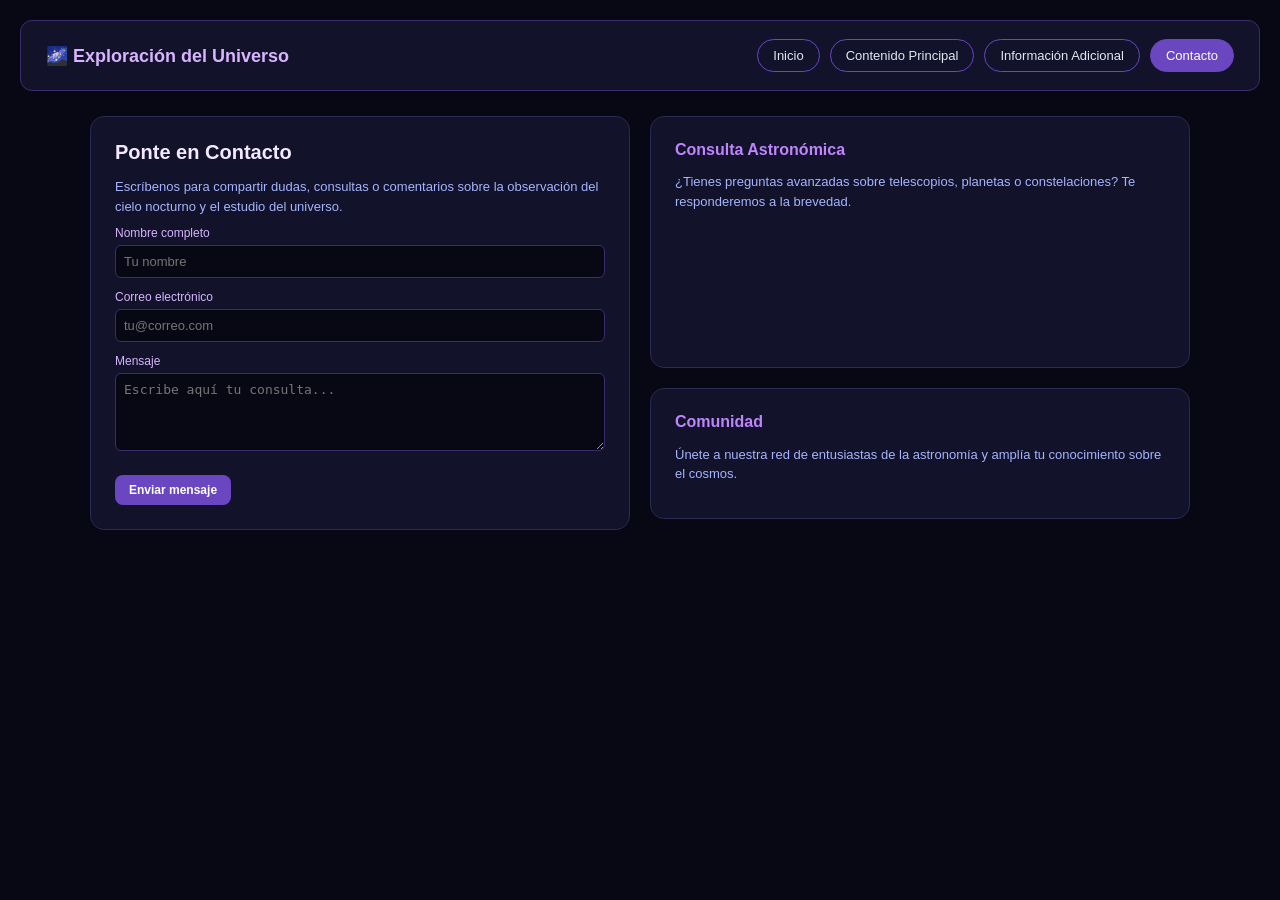
<file: contacto.html>
<!DOCTYPE html>
<html lang="es">
<head>
    <meta charset="UTF-8">
    <meta name="viewport" content="width=device-width, initial-scale=1.0">
    <title>El Universo - Contacto</title>
    <link rel="stylesheet" href="estilos.css">
</head>
<body>
    <header>
        <div class="logo">🌌 Exploración del Universo</div>
        <nav>
            <a href="index.html" class="nav-link">Inicio</a>
            <a href="contenido.html" class="nav-link">Contenido Principal</a>
            <a href="informacion.html" class="nav-link">Información Adicional</a>
            <a href="contacto.html" class="nav-link active">Contacto</a>
        </nav>
    </header>

    <main>
        <div class="col-2">
            <div class="tarjeta">
                <h1>Ponte en Contacto</h1>
                <p>Escríbenos para compartir dudas, consultas o comentarios sobre la observación del cielo nocturno y el estudio del universo.</p>

                <form action="#" method="get" onsubmit="alert('¡Mensaje enviado con éxito!'); return false;">
                    <label for="nombre">Nombre completo</label>
                    <input type="text" id="nombre" name="nombre" placeholder="Tu nombre" required>

                    <label for="correo">Correo electrónico</label>
                    <input type="email" id="correo" name="correo" placeholder="tu@correo.com" required>

                    <label for="mensaje">Mensaje</label>
                    <textarea id="mensaje" name="mensaje" rows="4" placeholder="Escribe aquí tu consulta..." required></textarea>

                    <button type="submit" class="btn-accion">Enviar mensaje</button>
                </form>
            </div>

            <div>
                <div class="tarjeta">
                    <h2>Consulta Astronómica</h2>
                    <p>¿Tienes preguntas avanzadas sobre telescopios, planetas o constelaciones? Te responderemos a la brevedad.</p>
                    <div class="imagen-box" style="height: 120px; background-image: url('https://images.unsplash.com/photo-1516339901601-2e1b62dc0c45?auto=format&fit=crop&w=600&q=80');"></div>
                </div>

                <div class="tarjeta">
                    <h2>Comunidad</h2>
                    <p>Únete a nuestra red de entusiastas de la astronomía y amplía tu conocimiento sobre el cosmos.</p>
                </div>
            </div>
        </div>
    </main>
</body>
</html>
</file>
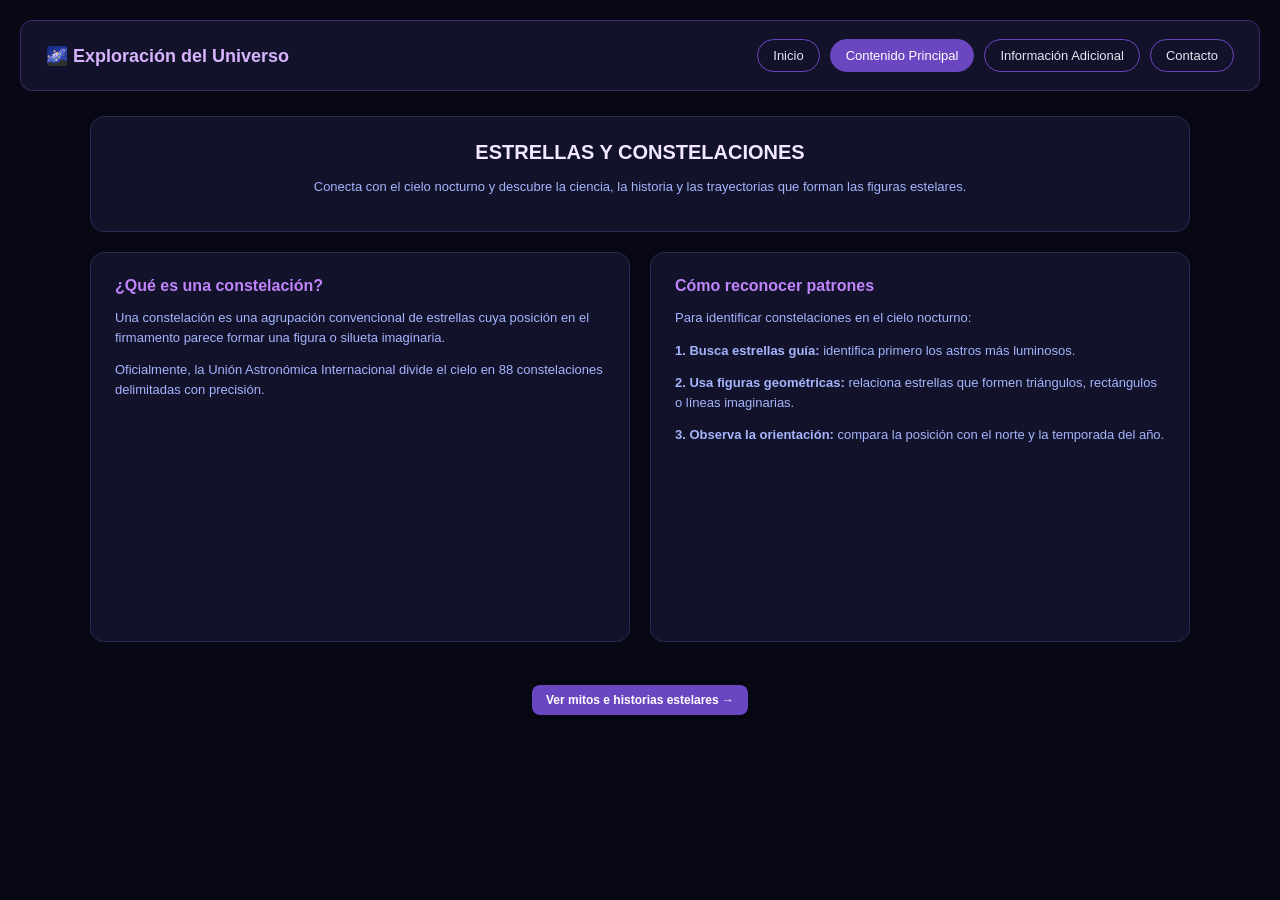
<file: contenido.html>
<!DOCTYPE html>
<html lang="es">
<head>
    <meta charset="UTF-8">
    <meta name="viewport" content="width=device-width, initial-scale=1.0">
    <title>El Universo - Contenido Principal</title>
    <link rel="stylesheet" href="estilos.css">
</head>
<body>
    <header>
        <div class="logo">🌌 Exploración del Universo</div>
        <nav>
            <a href="index.html" class="nav-link">Inicio</a>
            <a href="contenido.html" class="nav-link active">Contenido Principal</a>
            <a href="informacion.html" class="nav-link">Información Adicional</a>
            <a href="contacto.html" class="nav-link">Contacto</a>
        </nav>
    </header>

    <main>
        <div class="tarjeta" style="text-align: center;">
            <h1>ESTRELLAS Y CONSTELACIONES</h1>
            <p>Conecta con el cielo nocturno y descubre la ciencia, la historia y las trayectorias que forman las figuras estelares.</p>
        </div>

        <div class="col-2">
            <div class="tarjeta">
                <h2>¿Qué es una constelación?</h2>
                <p>Una constelación es una agrupación convencional de estrellas cuya posición en el firmamento parece formar una figura o silueta imaginaria.</p>
                <p>Oficialmente, la Unión Astronómica Internacional divide el cielo en 88 constelaciones delimitadas con precisión.</p>
                <div class="imagen-box" style="background-image: url('https://images.unsplash.com/photo-1502134249126-9f3755a50d78?auto=format&fit=crop&w=600&q=80');"></div>
            </div>

            <div class="tarjeta">
                <h2>Cómo reconocer patrones</h2>
                <p>Para identificar constelaciones en el cielo nocturno:</p>
                <p><strong>1. Busca estrellas guía:</strong> identifica primero los astros más luminosos.</p>
                <p><strong>2. Usa figuras geométricas:</strong> relaciona estrellas que formen triángulos, rectángulos o líneas imaginarias.</p>
                <p><strong>3. Observa la orientación:</strong> compara la posición con el norte y la temporada del año.</p>
                <div class="imagen-box" style="background-image: url('https://images.unsplash.com/photo-1538370965046-79c0d6907d47?auto=format&fit=crop&w=600&q=80');"></div>
            </div>
        </div>

        <div style="text-align: center; margin-top: 15px;">
            <a href="informacion.html" class="btn-accion">Ver mitos e historias estelares →</a>
        </div>
    </main>
</body>
</html>
</file>
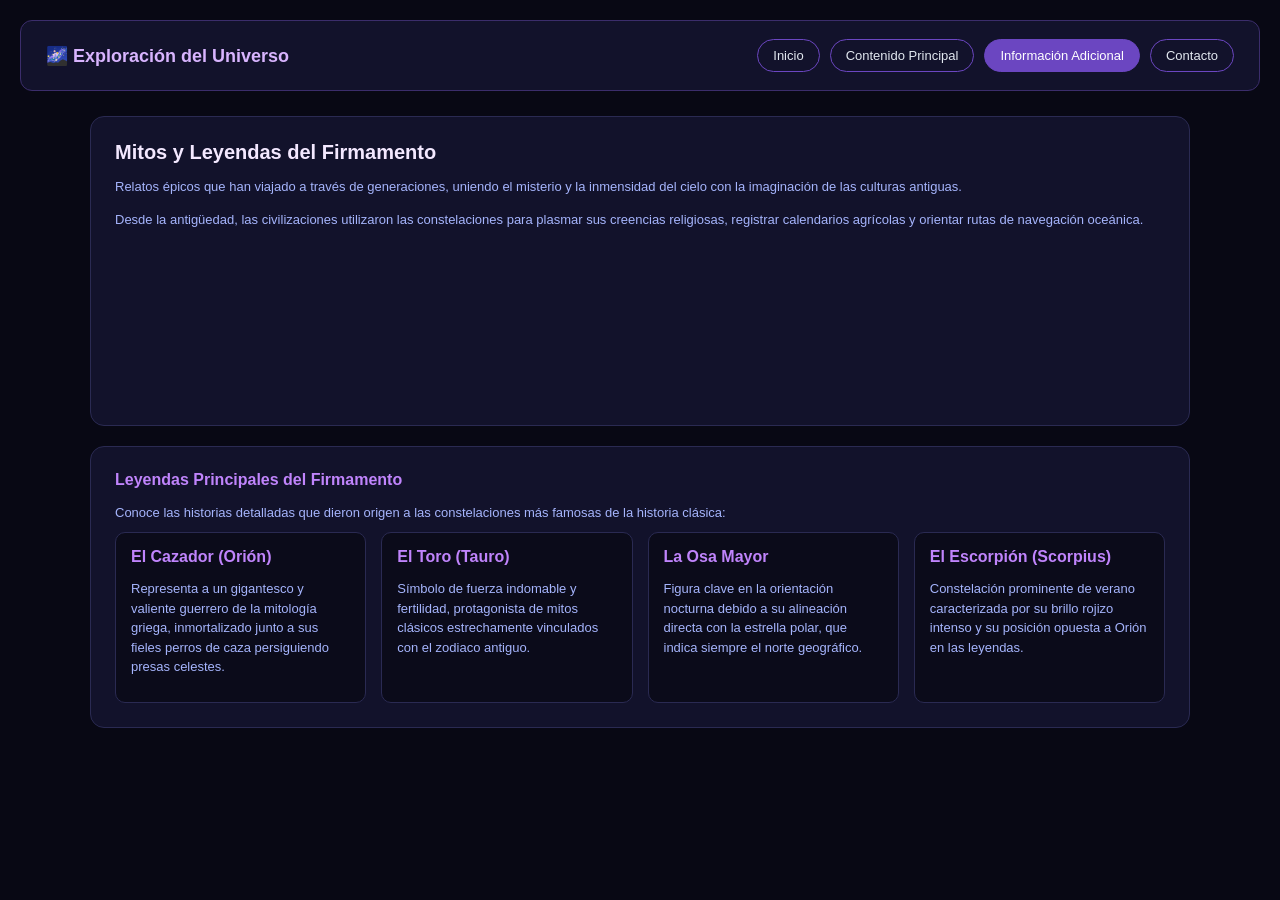
<file: informacion.html>
<!DOCTYPE html>
<html lang="es">
<head>
    <meta charset="UTF-8">
    <meta name="viewport" content="width=device-width, initial-scale=1.0">
    <title>El Universo - Mitos y Mapas</title>
    <link rel="stylesheet" href="estilos.css">
</head>
<body>
    <header>
        <div class="logo">🌌 Exploración del Universo</div>
        <nav>
            <a href="index.html" class="nav-link">Inicio</a>
            <a href="contenido.html" class="nav-link">Contenido Principal</a>
            <a href="informacion.html" class="nav-link active">Información Adicional</a>
            <a href="contacto.html" class="nav-link">Contacto</a>
        </nav>
    </header>

    <main>
        <div class="tarjeta">
            <h1>Mitos y Leyendas del Firmamento</h1>
            <p>Relatos épicos que han viajado a través de generaciones, uniendo el misterio y la inmensidad del cielo con la imaginación de las culturas antiguas.</p>
            <p>Desde la antigüedad, las civilizaciones utilizaron las constelaciones para plasmar sus creencias religiosas, registrar calendarios agrícolas y orientar rutas de navegación oceánica.</p>
            <div class="imagen-box" style="background-image: url('https://images.unsplash.com/photo-1462331940025-496dfbfc7564?auto=format&fit=crop&w=800&q=80');"></div>
        </div>

        <div class="tarjeta">
            <h2>Leyendas Principales del Firmamento</h2>
            <p>Conoce las historias detalladas que dieron origen a las constelaciones más famosas de la historia clásica:</p>
            <div class="col-4">
                <div class="sub-tarjeta">
                    <h2>El Cazador (Orión)</h2>
                    <p>Representa a un gigantesco y valiente guerrero de la mitología griega, inmortalizado junto a sus fieles perros de caza persiguiendo presas celestes.</p>
                </div>
                <div class="sub-tarjeta">
                    <h2>El Toro (Tauro)</h2>
                    <p>Símbolo de fuerza indomable y fertilidad, protagonista de mitos clásicos estrechamente vinculados con el zodiaco antiguo.</p>
                </div>
                <div class="sub-tarjeta">
                    <h2>La Osa Mayor</h2>
                    <p>Figura clave en la orientación nocturna debido a su alineación directa con la estrella polar, que indica siempre el norte geográfico.</p>
                </div>
                <div class="sub-tarjeta">
                    <h2>El Escorpión (Scorpius)</h2>
                    <p>Constelación prominente de verano caracterizada por su brillo rojizo intenso y su posición opuesta a Orión en las leyendas.</p>
                </div>
            </div>
        </div>
    </main>
</body>
</html>
</file>
<file: estilos.css>
* {
    box-sizing: border-box;
}

body {
    background-color: #080814;
    color: #ffffff;
    font-family: Arial, sans-serif;
    margin: 0;
    padding: 20px;
}

header {
    background-color: #12122b;
    padding: 18px 25px;
    border-radius: 12px;
    border: 1px solid #3b2d6b;
    display: flex;
    justify-content: space-between;
    align-items: center;
    margin-bottom: 25px;
}

.logo {
    font-size: 18px;
    font-weight: bold;
    color: #d8b4fe;
}

nav {
    display: flex;
    gap: 10px;
    flex-wrap: wrap;
}

.nav-link {
    background: transparent;
    color: #e2e8f0;
    border: 1px solid #6b46c1;
    padding: 8px 15px;
    border-radius: 20px;
    font-size: 13px;
    text-decoration: none;
    transition: 0.2s ease;
}

.nav-link.active,
.nav-link:hover {
    background-color: #6b46c1;
    color: #ffffff;
}

main {
    max-width: 1100px;
    margin: 0 auto;
}

.tarjeta {
    background-color: #12122b;
    border: 1px solid #2a2a52;
    border-radius: 14px;
    padding: 24px;
    margin-bottom: 20px;
}

.sub-tarjeta {
    background-color: #0b0b1a;
    border: 1px solid #2a2a52;
    border-radius: 10px;
    padding: 15px;
}

.sub-tarjeta img {
    width: 100%;
    height: 110px;
    object-fit: cover;
    border-radius: 6px;
    margin-bottom: 10px;
}

.col-2 {
    display: grid;
    grid-template-columns: 1fr 1fr;
    gap: 20px;
}

.col-3 {
    display: grid;
    grid-template-columns: repeat(auto-fit, minmax(200px, 1fr));
    gap: 15px;
}

.col-4 {
    display: grid;
    grid-template-columns: repeat(auto-fit, minmax(220px, 1fr));
    gap: 15px;
}

h1 {
    font-size: 20px;
    color: #f3e8ff;
    margin-top: 0;
}

h2 {
    font-size: 16px;
    color: #c084fc;
    margin-top: 0;
}

p {
    font-size: 13px;
    color: #a5b4fc;
    line-height: 1.5;
    margin-bottom: 10px;
}

.imagen-box {
    width: 100%;
    height: 160px;
    background-size: cover;
    background-position: center;
    border-radius: 10px;
    margin-top: 12px;
}

.btn-accion {
    display: inline-block;
    background-color: #6b46c1;
    color: white;
    border: none;
    padding: 8px 14px;
    border-radius: 8px;
    font-size: 12px;
    font-weight: bold;
    text-decoration: none;
    cursor: pointer;
    margin-top: 8px;
}

label {
    display: block;
    font-size: 12px;
    color: #d8b4fe;
    margin-bottom: 5px;
}

input,
textarea {
    width: 100%;
    padding: 8px;
    margin-bottom: 12px;
    background-color: #080814;
    border: 1px solid #3b2d6b;
    color: white;
    border-radius: 6px;
    box-sizing: border-box;
    font-size: 13px;
}

textarea {
    resize: vertical;
}

@media (max-width: 600px) {
    .col-2 {
        grid-template-columns: 1fr;
    }

    header {
        flex-direction: column;
        align-items: flex-start;
    }
}
</file>
